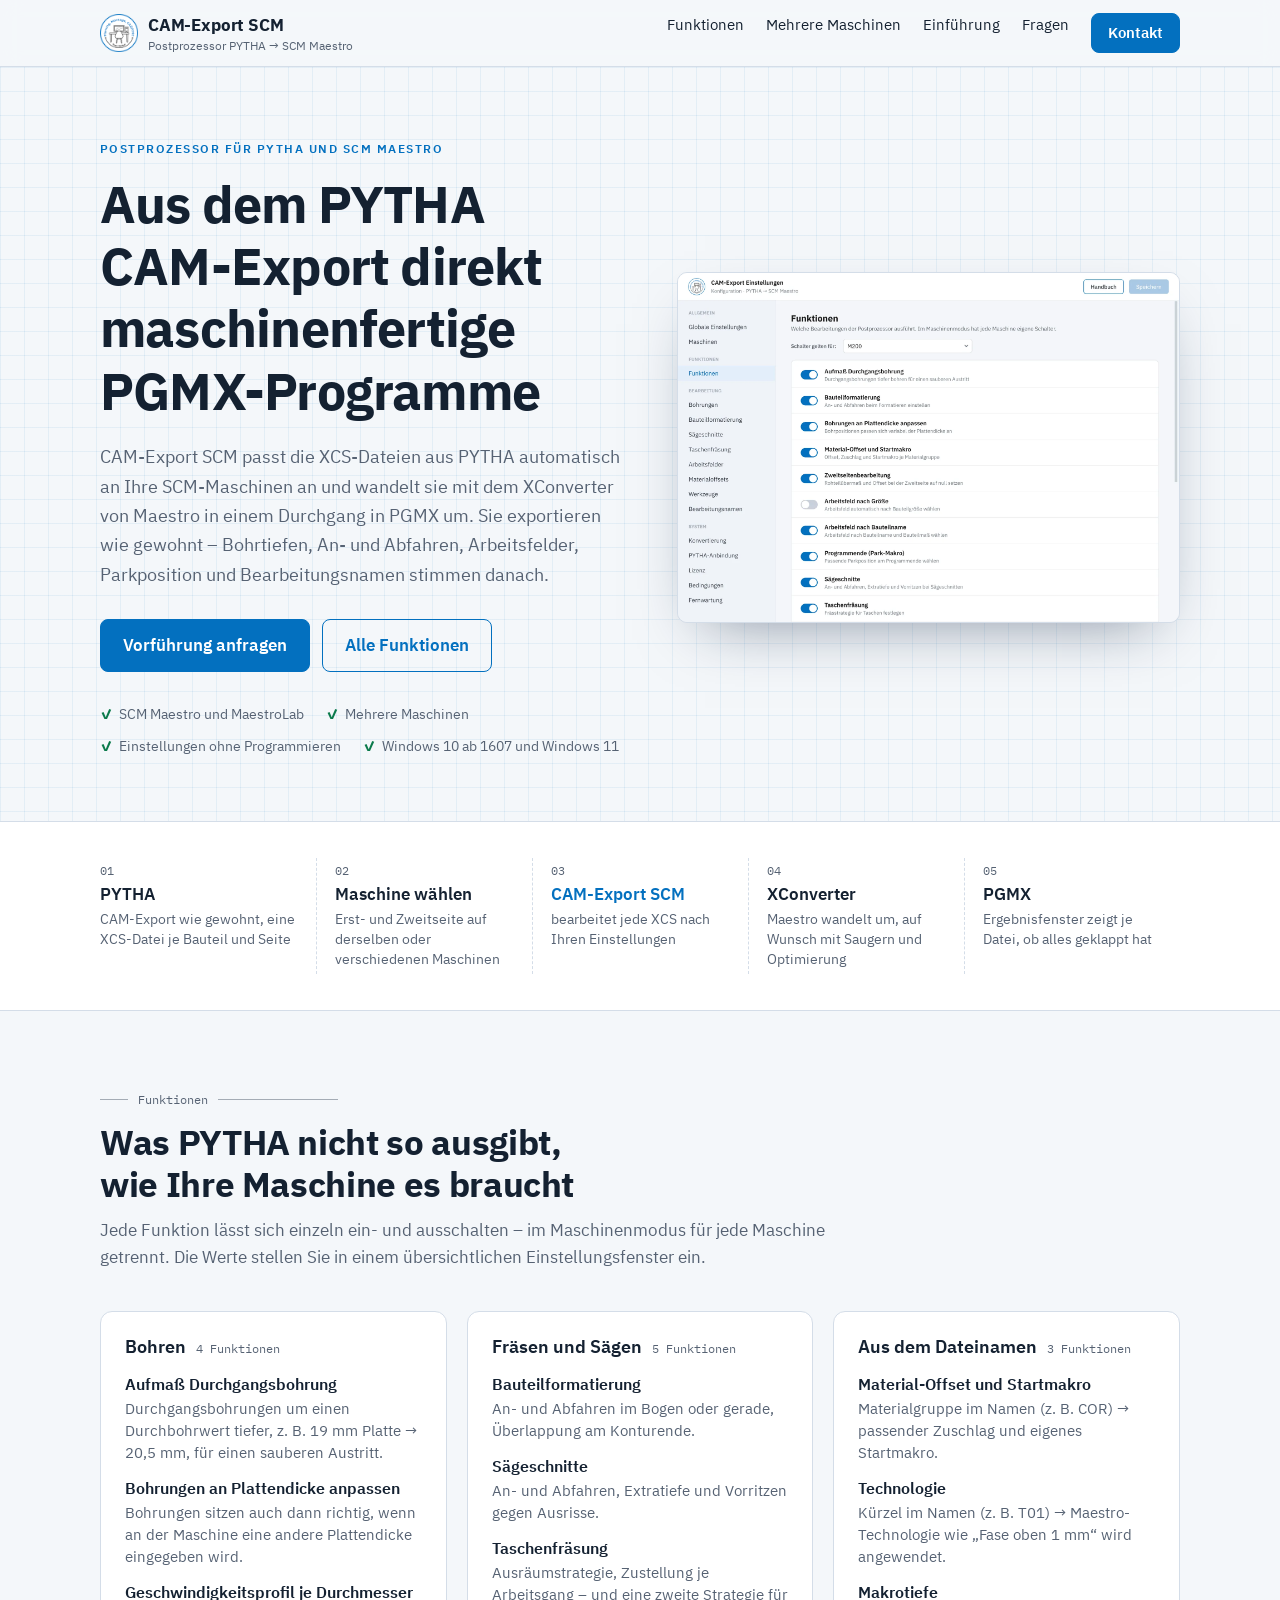
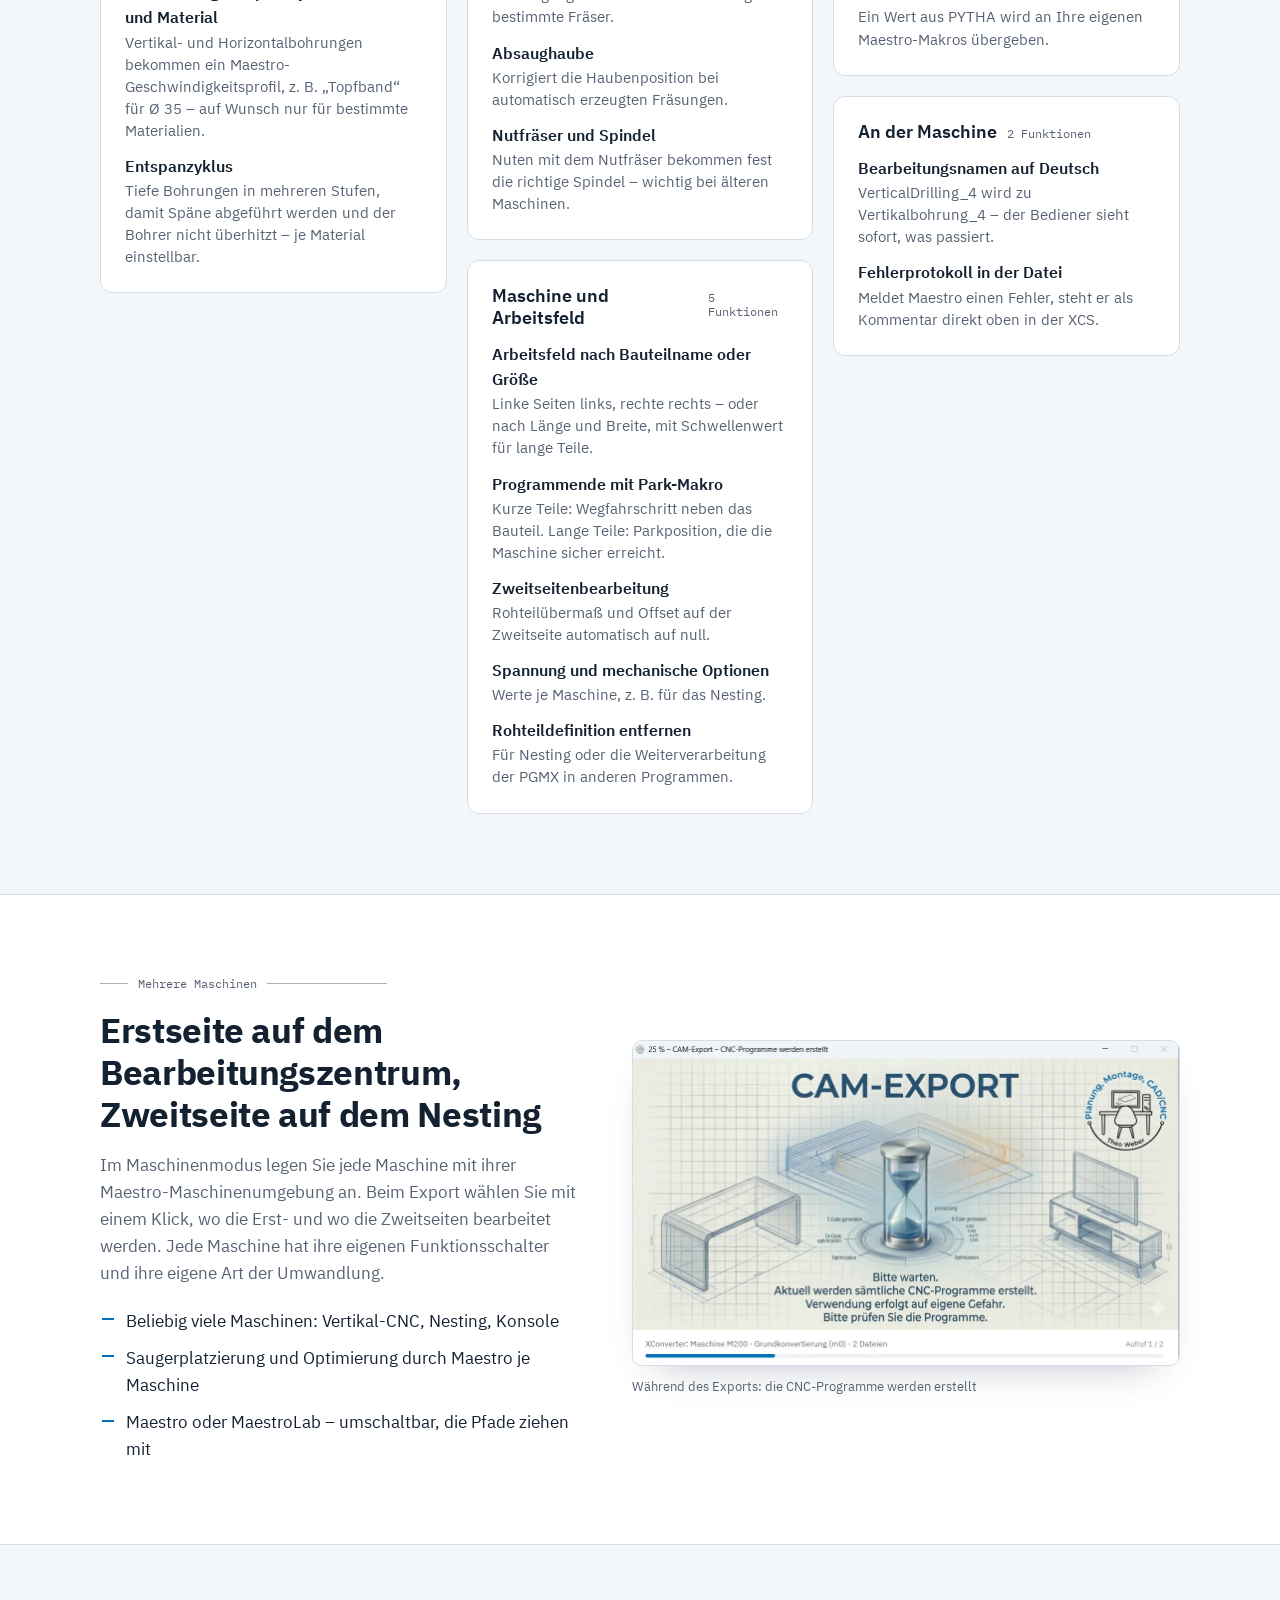
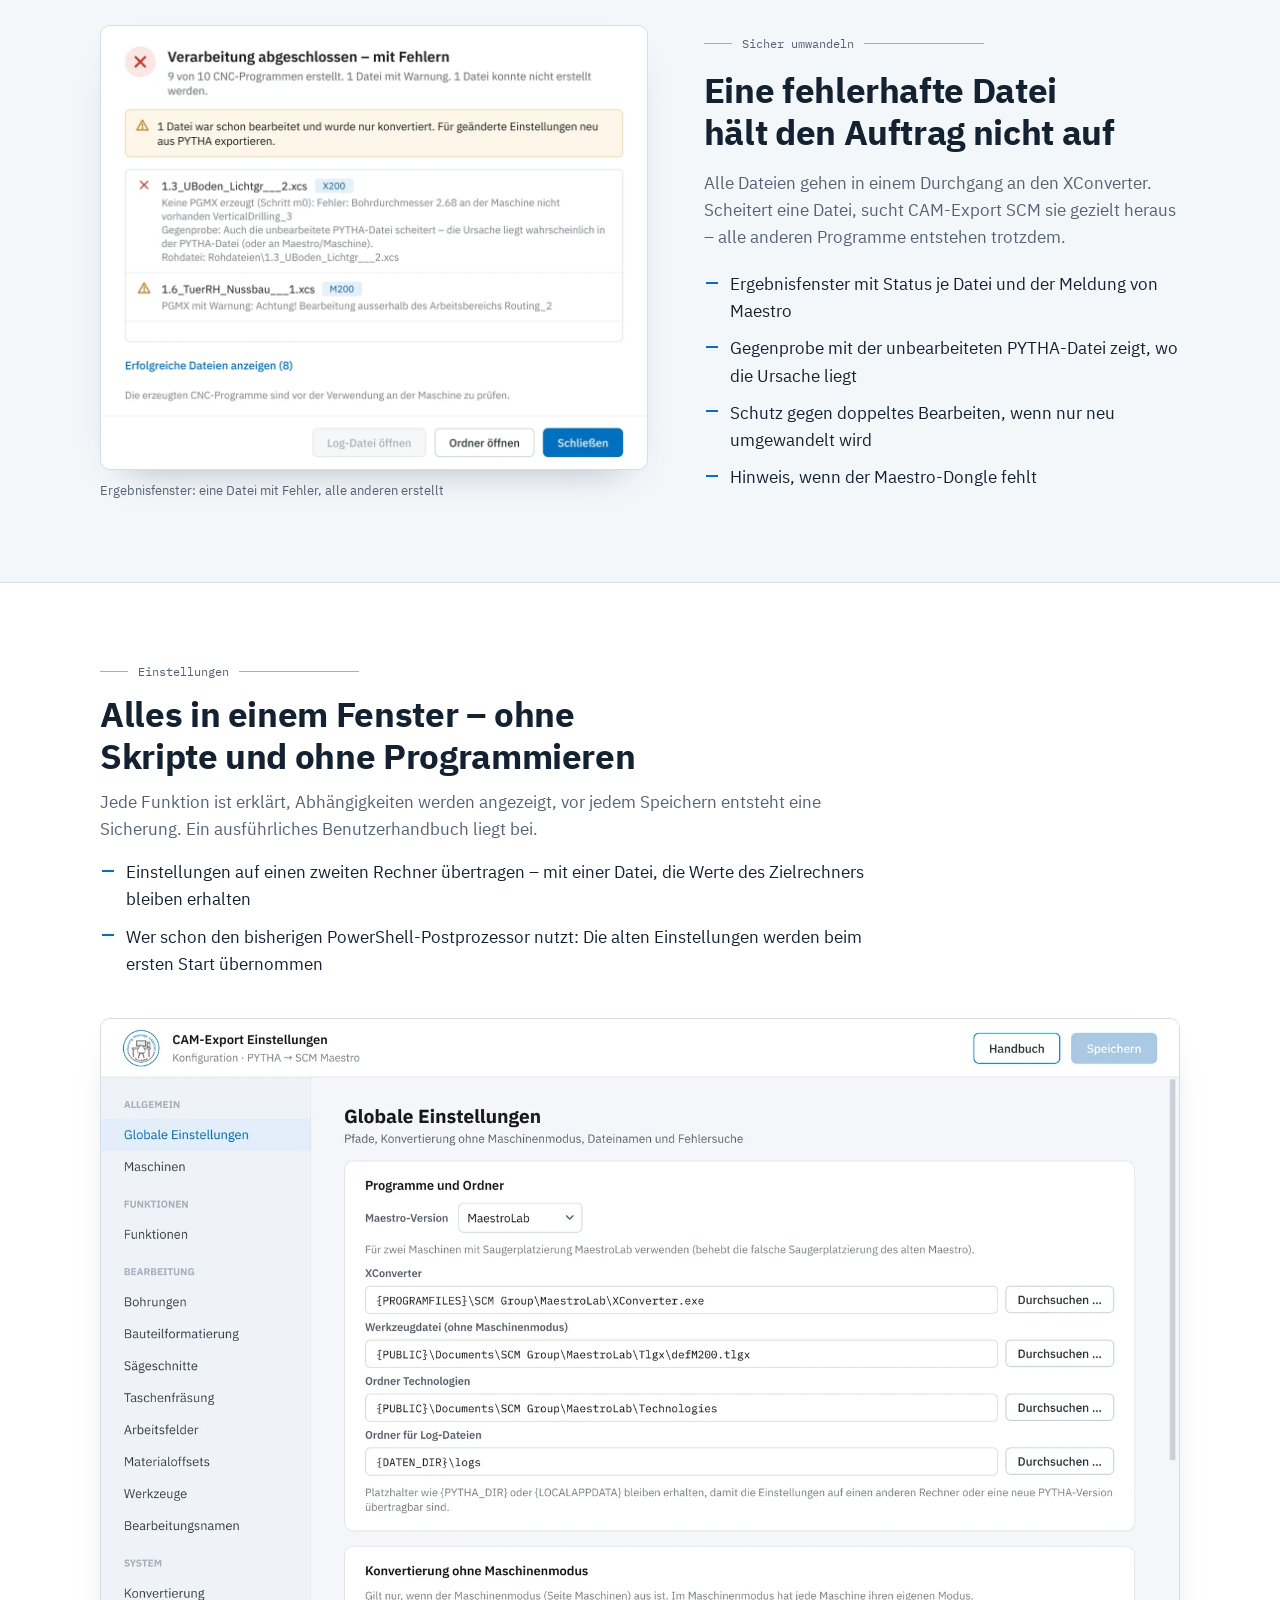
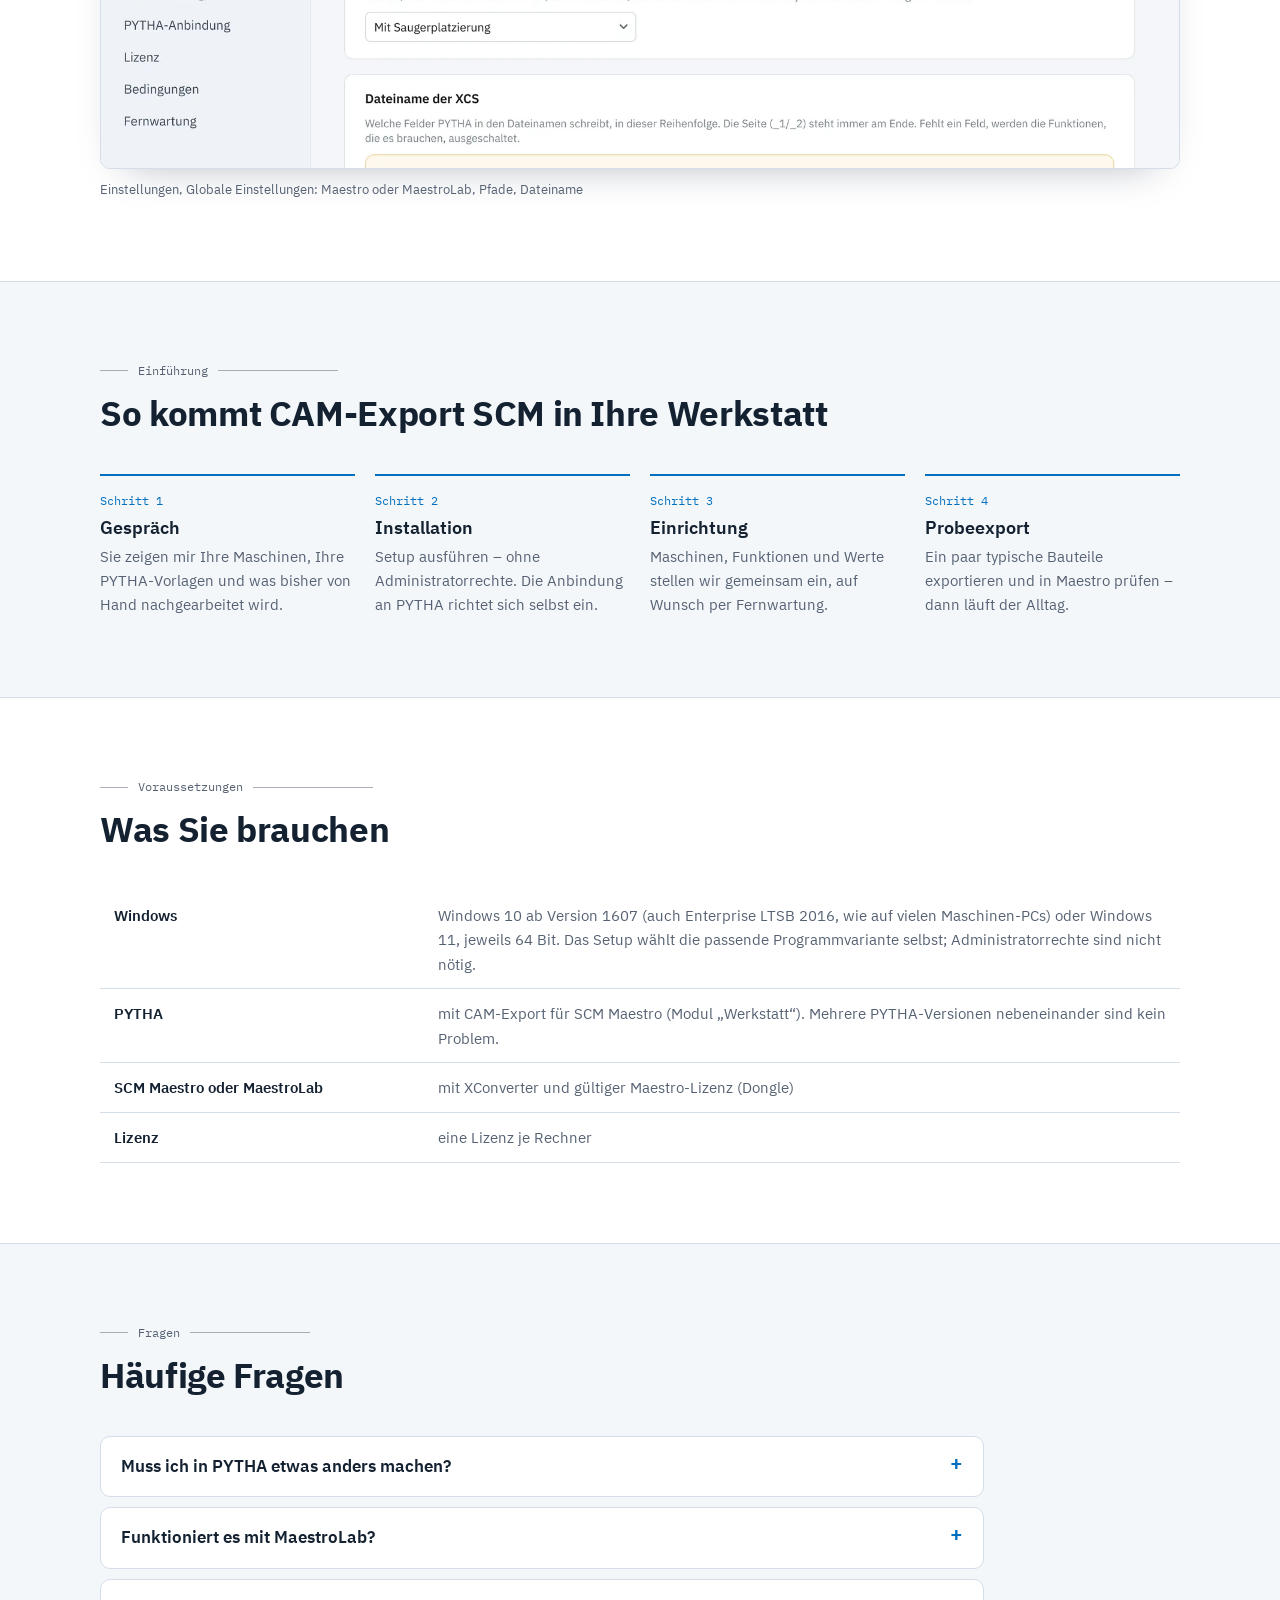
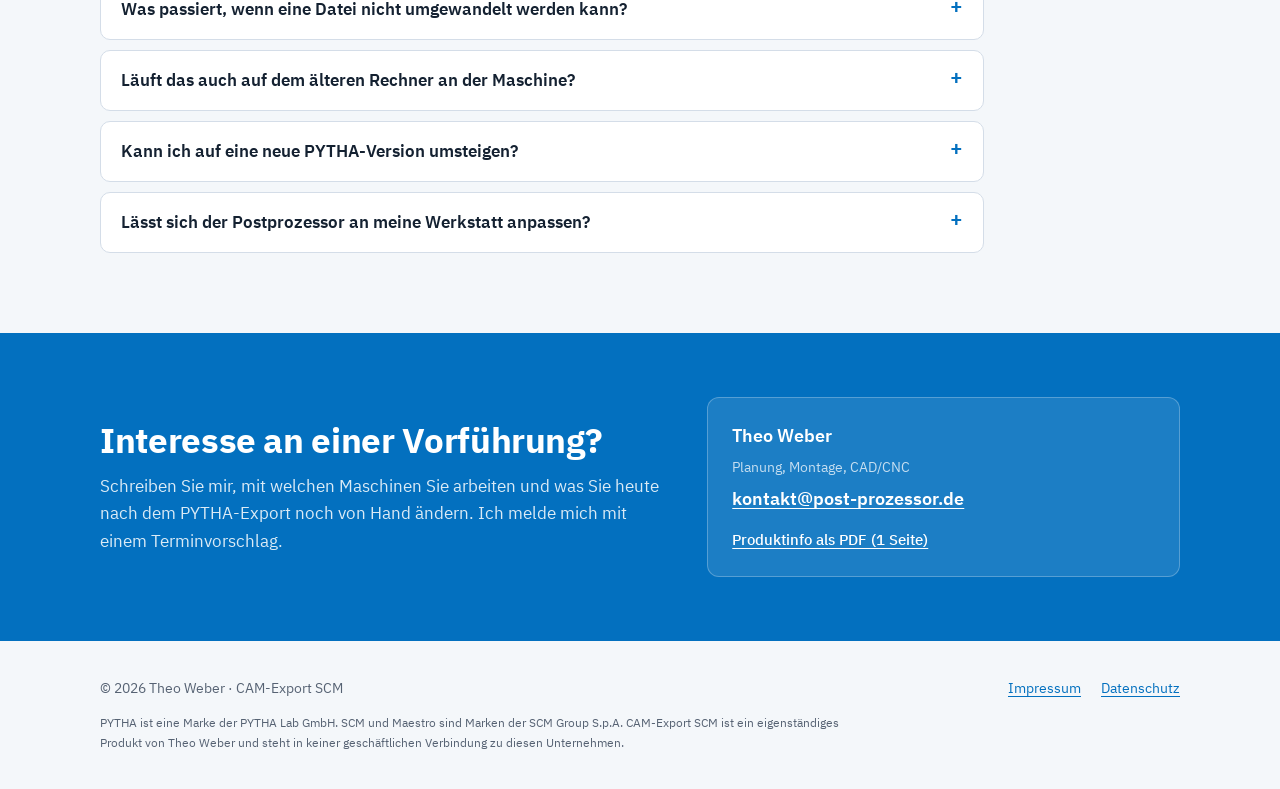
<file: index.html>
<!doctype html>
<html lang="de">
<head>
<meta charset="utf-8">
<meta name="viewport" content="width=device-width, initial-scale=1">
<title>CAM-Export SCM – Postprozessor für PYTHA und SCM Maestro (XCS → PGMX)</title>
<meta name="description" content="Postprozessor für den PYTHA CAM-Export: passt XCS-Dateien automatisch an SCM-Maschinen an und erzeugt mit dem XConverter von Maestro maschinenfertige PGMX-Programme. Mehrere Maschinen, MaestroLab, Windows 10 ab 1607.">
<link rel="canonical" href="https://post-prozessor.de/">
<link rel="icon" href="img/logo_192.png" type="image/png">
<link rel="stylesheet" href="style.css">
<meta name="theme-color" content="#0370BF">
<meta property="og:title" content="CAM-Export SCM – Postprozessor für PYTHA und SCM Maestro (XCS → PGMX)">
<meta property="og:description" content="Postprozessor für den PYTHA CAM-Export: passt XCS-Dateien automatisch an SCM-Maschinen an und erzeugt mit dem XConverter von Maestro maschinenfertige PGMX-Programme. Mehrere Maschinen, MaestroLab, Windows 10 ab 1607.">
<meta property="og:type" content="website">
<meta property="og:url" content="https://post-prozessor.de/">
<meta property="og:image" content="https://post-prozessor.de/img/e_funktionen.webp">
<script type="application/ld+json">{"@context": "https://schema.org", "@type": "SoftwareApplication", "name": "CAM-Export SCM", "applicationCategory": "BusinessApplication", "operatingSystem": "Windows 10 (ab 1607), Windows 11", "description": "Postprozessor für den PYTHA CAM-Export nach SCM Maestro: XCS-Dateien anpassen und mit dem XConverter in PGMX umwandeln.", "url": "https://post-prozessor.de/", "author": {"@type": "Organization", "name": "Theo Weber – Planung, Montage, CAD/CNC"}, "inLanguage": "de"}</script>
</head>
<body>
<header class="kopf">
  <div class="huelle">
    <a class="marke" href="#start" aria-label="CAM-Export SCM – zur Startseite">
      <img src="img/logo_192.png" alt="" width="38" height="38">
      <div><b>CAM-Export SCM</b><span>Postprozessor PYTHA → SCM Maestro</span></div>
    </a>
    <nav class="navi" aria-label="Hauptnavigation">
      <a href="#funktionen">Funktionen</a>
      <a href="#maschinen">Mehrere Maschinen</a>
      <a href="#einfuehrung">Einführung</a>
      <a href="#fragen">Fragen</a>
      <a class="knopf" href="#kontakt">Kontakt</a>
    </nav>
  </div>
</header>

<main id="start">
  <section class="hero">
    <div class="huelle">
      <div>
        <div class="eyebrow">Postprozessor für PYTHA und SCM Maestro</div>
        <h1>Aus dem PYTHA CAM-Export direkt maschinenfertige PGMX-Programme</h1>
        <p class="lead">CAM-Export SCM passt die XCS-Dateien aus PYTHA automatisch an Ihre SCM-Maschinen an und
          wandelt sie mit dem XConverter von Maestro in einem Durchgang in PGMX um. Sie exportieren wie gewohnt –
          Bohrtiefen, An- und Abfahren, Arbeitsfelder, Parkposition und Bearbeitungsnamen stimmen danach.</p>
        <div class="aktionen">
          <a class="knopf" href="#kontakt">Vorführung anfragen</a>
          <a class="knopf zweit" href="#funktionen">Alle Funktionen</a>
        </div>
        <div class="fakten">
          <span>SCM Maestro und MaestroLab</span>
          <span>Mehrere Maschinen</span>
          <span>Einstellungen ohne Programmieren</span>
          <span>Windows 10 ab 1607 und Windows 11</span>
        </div>
      </div>

      <figure class="bild hero-bild">
        <img src="img/e_funktionen.webp" width="1800" height="1251"
             alt="Einstellungsfenster von CAM-Export SCM, Seite Funktionen mit Schaltern je Maschine">
      </figure>
    </div>
  </section>

  <section class="ablauf" aria-label="Ablauf">
    <div class="huelle">
      <ol class="kette">
        <li><div class="nr">01</div><div class="was">PYTHA</div><div class="wie">CAM-Export wie gewohnt, eine XCS-Datei je Bauteil und Seite</div></li>
        <li><div class="nr">02</div><div class="was">Maschine wählen</div><div class="wie">Erst- und Zweitseite auf derselben oder verschiedenen Maschinen</div></li>
        <li class="hier"><div class="nr">03</div><div class="was">CAM-Export SCM</div><div class="wie">bearbeitet jede XCS nach Ihren Einstellungen</div></li>
        <li><div class="nr">04</div><div class="was">XConverter</div><div class="wie">Maestro wandelt um, auf Wunsch mit Saugern und Optimierung</div></li>
        <li><div class="nr">05</div><div class="was">PGMX</div><div class="wie">Ergebnisfenster zeigt je Datei, ob alles geklappt hat</div></li>
      </ol>
    </div>
  </section>

  <section class="abschnitt" id="funktionen">
    <div class="huelle">
      <div class="kopfzeile">
        <div class="mass">Funktionen</div>
        <h2>Was PYTHA nicht so ausgibt, wie Ihre Maschine es braucht</h2>
        <p>Jede Funktion lässt sich einzeln ein- und ausschalten – im Maschinenmodus für jede Maschine getrennt. Die
          Werte stellen Sie in einem übersichtlichen Einstellungsfenster ein.</p>
      </div>
      <div class="gruppen">
        <article class="gruppe">
          <h3>Bohren <small>4 Funktionen</small></h3>
          <ul>
            <li><b>Aufmaß Durchgangsbohrung</b><span>Durchgangsbohrungen um einen Durchbohrwert tiefer, z. B. 19 mm Platte → 20,5 mm, für einen sauberen Austritt.</span></li>
            <li><b>Bohrungen an Plattendicke anpassen</b><span>Bohrungen sitzen auch dann richtig, wenn an der Maschine eine andere Plattendicke eingegeben wird.</span></li>
            <li><b>Geschwindigkeitsprofil je Durchmesser und Material</b><span>Vertikal- und Horizontalbohrungen bekommen ein Maestro-Geschwindigkeitsprofil, z. B. „Topfband“ für Ø 35 – auf Wunsch nur für bestimmte Materialien.</span></li>
            <li><b>Entspanzyklus</b><span>Tiefe Bohrungen in mehreren Stufen, damit Späne abgeführt werden und der Bohrer nicht überhitzt – je Material einstellbar.</span></li>
          </ul>
        </article>
        <article class="gruppe">
          <h3>Fräsen und Sägen <small>5 Funktionen</small></h3>
          <ul>
            <li><b>Bauteilformatierung</b><span>An- und Abfahren im Bogen oder gerade, Überlappung am Konturende.</span></li>
            <li><b>Sägeschnitte</b><span>An- und Abfahren, Extratiefe und Vorritzen gegen Ausrisse.</span></li>
            <li><b>Taschenfräsung</b><span>Ausräumstrategie, Zustellung je Arbeitsgang – und eine zweite Strategie für bestimmte Fräser.</span></li>
            <li><b>Absaughaube</b><span>Korrigiert die Haubenposition bei automatisch erzeugten Fräsungen.</span></li>
            <li><b>Nutfräser und Spindel</b><span>Nuten mit dem Nutfräser bekommen fest die richtige Spindel – wichtig bei älteren Maschinen.</span></li>
          </ul>
        </article>
        <article class="gruppe">
          <h3>Maschine und Arbeitsfeld <small>5 Funktionen</small></h3>
          <ul>
            <li><b>Arbeitsfeld nach Bauteilname oder Größe</b><span>Linke Seiten links, rechte rechts – oder nach Länge und Breite, mit Schwellenwert für lange Teile.</span></li>
            <li><b>Programmende mit Park-Makro</b><span>Kurze Teile: Wegfahrschritt neben das Bauteil. Lange Teile: Parkposition, die die Maschine sicher erreicht.</span></li>
            <li><b>Zweitseitenbearbeitung</b><span>Rohteilübermaß und Offset auf der Zweitseite automatisch auf null.</span></li>
            <li><b>Spannung und mechanische Optionen</b><span>Werte je Maschine, z. B. für das Nesting.</span></li>
            <li><b>Rohteildefinition entfernen</b><span>Für Nesting oder die Weiterverarbeitung der PGMX in anderen Programmen.</span></li>
          </ul>
        </article>
        <article class="gruppe">
          <h3>Aus dem Dateinamen <small>3 Funktionen</small></h3>
          <ul>
            <li><b>Material-Offset und Startmakro</b><span>Materialgruppe im Namen (z. B. COR) → passender Zuschlag und eigenes Startmakro.</span></li>
            <li><b>Technologie</b><span>Kürzel im Namen (z. B. T01) → Maestro-Technologie wie „Fase oben 1 mm“ wird angewendet.</span></li>
            <li><b>Makrotiefe</b><span>Ein Wert aus PYTHA wird an Ihre eigenen Maestro-Makros übergeben.</span></li>
          </ul>
        </article>
        <article class="gruppe">
          <h3>An der Maschine <small>2 Funktionen</small></h3>
          <ul>
            <li><b>Bearbeitungsnamen auf Deutsch</b><span>VerticalDrilling_4 wird zu Vertikalbohrung_4 – der Bediener sieht sofort, was passiert.</span></li>
            <li><b>Fehlerprotokoll in der Datei</b><span>Meldet Maestro einen Fehler, steht er als Kommentar direkt oben in der XCS.</span></li>
          </ul>
        </article>
      </div>
    </div>
  </section>

  <section class="abschnitt weiss" id="maschinen">
    <div class="huelle zweispaltig">
      <div class="text">
        <div class="mass">Mehrere Maschinen</div>
        <h2>Erstseite auf dem Bearbeitungszentrum, Zweitseite auf dem Nesting</h2>
        <p>Im Maschinenmodus legen Sie jede Maschine mit ihrer Maestro-Maschinenumgebung an. Beim Export wählen Sie
          mit einem Klick, wo die Erst- und wo die Zweitseiten bearbeitet werden. Jede Maschine hat ihre eigenen
          Funktionsschalter und ihre eigene Art der Umwandlung.</p>
        <ul class="punkte">
          <li>Beliebig viele Maschinen: Vertikal-CNC, Nesting, Konsole</li>
          <li>Saugerplatzierung und Optimierung durch Maestro je Maschine</li>
          <li>Maestro oder MaestroLab – umschaltbar, die Pfade ziehen mit</li>
        </ul>
      </div>
      <figure class="bild">
        <img src="img/t_verarbeitung.webp" width="1096" height="650" loading="lazy"
             alt="Verarbeitungsfenster von CAM-Export SCM während die CNC-Programme erstellt werden">
        <figcaption>Während des Exports: die CNC-Programme werden erstellt</figcaption>
      </figure>
    </div>
  </section>

  <section class="abschnitt" id="sicherheit">
    <div class="huelle zweispaltig umgekehrt">
      <div class="text">
        <div class="mass">Sicher umwandeln</div>
        <h2>Eine fehlerhafte Datei hält den Auftrag nicht auf</h2>
        <p>Alle Dateien gehen in einem Durchgang an den XConverter. Scheitert eine Datei, sucht CAM-Export SCM sie
          gezielt heraus – alle anderen Programme entstehen trotzdem.</p>
        <ul class="punkte">
          <li>Ergebnisfenster mit Status je Datei und der Meldung von Maestro</li>
          <li>Gegenprobe mit der unbearbeiteten PYTHA-Datei zeigt, wo die Ursache liegt</li>
          <li>Schutz gegen doppeltes Bearbeiten, wenn nur neu umgewandelt wird</li>
          <li>Hinweis, wenn der Maestro-Dongle fehlt</li>
        </ul>
      </div>
      <figure class="bild"><img src="img/d_ergebnis_fehler.webp" width="1100" height="894" loading="lazy" alt="Ergebnisfenster: 9 von 10 CNC-Programmen erstellt, eine Datei mit Fehler und Meldung von Maestro"><figcaption>Ergebnisfenster: eine Datei mit Fehler, alle anderen erstellt</figcaption></figure>
    </div>
  </section>

  <section class="abschnitt weiss" id="einstellungen">
    <div class="huelle">
      <div class="kopfzeile">
        <div class="mass">Einstellungen</div>
        <h2>Alles in einem Fenster – ohne Skripte und ohne Programmieren</h2>
        <p>Jede Funktion ist erklärt, Abhängigkeiten werden angezeigt, vor jedem Speichern entsteht eine Sicherung.
          Ein ausführliches Benutzerhandbuch liegt bei.</p>
        <ul class="punkte">
          <li>Einstellungen auf einen zweiten Rechner übertragen – mit einer Datei, die Werte des Zielrechners bleiben erhalten</li>
          <li>Wer schon den bisherigen PowerShell-Postprozessor nutzt: Die alten Einstellungen werden beim ersten Start übernommen</li>
        </ul>
      </div>
      <figure class="bild">
        <img src="img/e_allgemein.webp" width="1800" height="1251" loading="lazy"
             alt="Einstellungsfenster, Globale Einstellungen mit Maestro-Version und Programmpfaden">
        <figcaption>Einstellungen, Globale Einstellungen: Maestro oder MaestroLab, Pfade, Dateiname</figcaption>
      </figure>
    </div>
  </section>

  <section class="abschnitt" id="einfuehrung">
    <div class="huelle">
      <div class="kopfzeile">
        <div class="mass">Einführung</div>
        <h2>So kommt CAM-Export SCM in Ihre Werkstatt</h2>
      </div>
      <ol class="schritte">
        <li><h3>Gespräch</h3><p>Sie zeigen mir Ihre Maschinen, Ihre PYTHA-Vorlagen und was bisher von Hand nachgearbeitet wird.</p></li>
        <li><h3>Installation</h3><p>Setup ausführen – ohne Administratorrechte. Die Anbindung an PYTHA richtet sich selbst ein.</p></li>
        <li><h3>Einrichtung</h3><p>Maschinen, Funktionen und Werte stellen wir gemeinsam ein, auf Wunsch per Fernwartung.</p></li>
        <li><h3>Probeexport</h3><p>Ein paar typische Bauteile exportieren und in Maestro prüfen – dann läuft der Alltag.</p></li>
      </ol>
    </div>
  </section>

  <section class="abschnitt weiss" id="voraussetzungen">
    <div class="huelle">
      <div class="kopfzeile">
        <div class="mass">Voraussetzungen</div>
        <h2>Was Sie brauchen</h2>
      </div>
      <div class="tabelle-wrap">
        <table class="vor">
          <tr><th>Windows</th><td>Windows 10 ab Version 1607 (auch Enterprise LTSB 2016, wie auf vielen Maschinen-PCs) oder Windows 11, jeweils 64 Bit. Das Setup wählt die passende Programmvariante selbst; Administratorrechte sind nicht nötig.</td></tr>
          <tr><th>PYTHA</th><td>mit CAM-Export für SCM Maestro (Modul „Werkstatt“). Mehrere PYTHA-Versionen nebeneinander sind kein Problem.</td></tr>
          <tr><th>SCM Maestro oder MaestroLab</th><td>mit XConverter und gültiger Maestro-Lizenz (Dongle)</td></tr>
          <tr><th>Lizenz</th><td>eine Lizenz je Rechner</td></tr>
        </table>
      </div>
    </div>
  </section>

  <section class="abschnitt" id="fragen">
    <div class="huelle">
      <div class="kopfzeile">
        <div class="mass">Fragen</div>
        <h2>Häufige Fragen</h2>
      </div>
      <div class="fragen">
        <details>
          <summary>Muss ich in PYTHA etwas anders machen?</summary>
          <p>Nein. Sie exportieren wie gewohnt. CAM-Export SCM klinkt sich in den CAM-Export ein und startet automatisch.
            Nur wenn Werte aus dem Dateinamen genutzt werden sollen (z. B. Materialgruppe oder Technologie), muss die
            Namensvorlage in PYTHA dazu passen.</p>
        </details>
        <details>
          <summary>Funktioniert es mit MaestroLab?</summary>
          <p>Ja. Sie wählen in den Einstellungen, ob Maestro oder MaestroLab verwendet wird. Bei zwei Maschinen mit
            Saugerplatzierung wird MaestroLab empfohlen.</p>
        </details>
        <details>
          <summary>Was passiert, wenn eine Datei nicht umgewandelt werden kann?</summary>
          <p>Alle anderen Programme entstehen trotzdem. Das Ergebnisfenster zeigt die Meldung von Maestro, und eine
            Gegenprobe mit der unbearbeiteten Datei zeigt, ob die Ursache in PYTHA oder in der Bearbeitung liegt.</p>
        </details>
        <details>
          <summary>Läuft das auch auf dem älteren Rechner an der Maschine?</summary>
          <p>Ja. CAM-Export SCM läuft ab Windows 10 Version 1607 – auch auf Maschinen-PCs, die nicht aktualisiert
            werden dürfen. Das Setup erkennt die Windows-Version und installiert die passende Programmvariante.
            Bedienung und Ergebnisse sind gleich.</p>
        </details>
        <details>
          <summary>Kann ich auf eine neue PYTHA-Version umsteigen?</summary>
          <p>Ja. Die Einstellungen sind unabhängig von der PYTHA-Version. Beim nächsten Öffnen der Einstellungen fragt
            das Programm, ob die neue Version angebunden werden soll.</p>
        </details>
        <details>
          <summary>Lässt sich der Postprozessor an meine Werkstatt anpassen?</summary>
          <p>Ja. Die vorhandenen Funktionen decken die häufigsten Anpassungen ab. Fehlt etwas, sprechen Sie mich an –
            neue Funktionen lassen sich ergänzen.</p>
        </details>
      </div>
    </div>
  </section>

  <section class="kontakt" id="kontakt">
    <div class="huelle">
      <div>
        <h2>Interesse an einer Vorführung?</h2>
        <p>Schreiben Sie mir, mit welchen Maschinen Sie arbeiten und was Sie heute nach dem PYTHA-Export noch von Hand
          ändern. Ich melde mich mit einem Terminvorschlag.</p>
      </div>
      <div class="karte">
        <span class="name">Theo Weber</span>
        <small>Planung, Montage, CAD/CNC</small>
        <a class="mail" data-u="kontakt" data-d="post-prozessor.de" href="#kontakt">kontakt [at] post-prozessor.de</a>
        <a class="pdf" href="CAM-Export-SCM_Produktinfo.pdf" download>Produktinfo als PDF (1 Seite)</a>
      </div>
    </div>
  </section>
</main>


<footer class="fuss">
  <div class="huelle">
    <div class="zeile">
      <span>© 2026 Theo Weber · CAM-Export SCM</span>
      <nav aria-label="Rechtliches"><a href="impressum.html">Impressum</a><a href="datenschutz.html">Datenschutz</a></nav>
    </div>
    <p class="marken">PYTHA ist eine Marke der PYTHA Lab GmbH. SCM und Maestro sind Marken der SCM Group S.p.A.
      CAM-Export SCM ist ein eigenständiges Produkt von Theo Weber und steht in keiner geschäftlichen Verbindung zu
      diesen Unternehmen.</p>
  </div>
</footer>
<script>for(const a of document.querySelectorAll("a.mail")){const m=a.dataset.u+"@"+a.dataset.d;a.href="mailto:"+m;a.textContent=m;}</script>
</body>
</html>
</file>
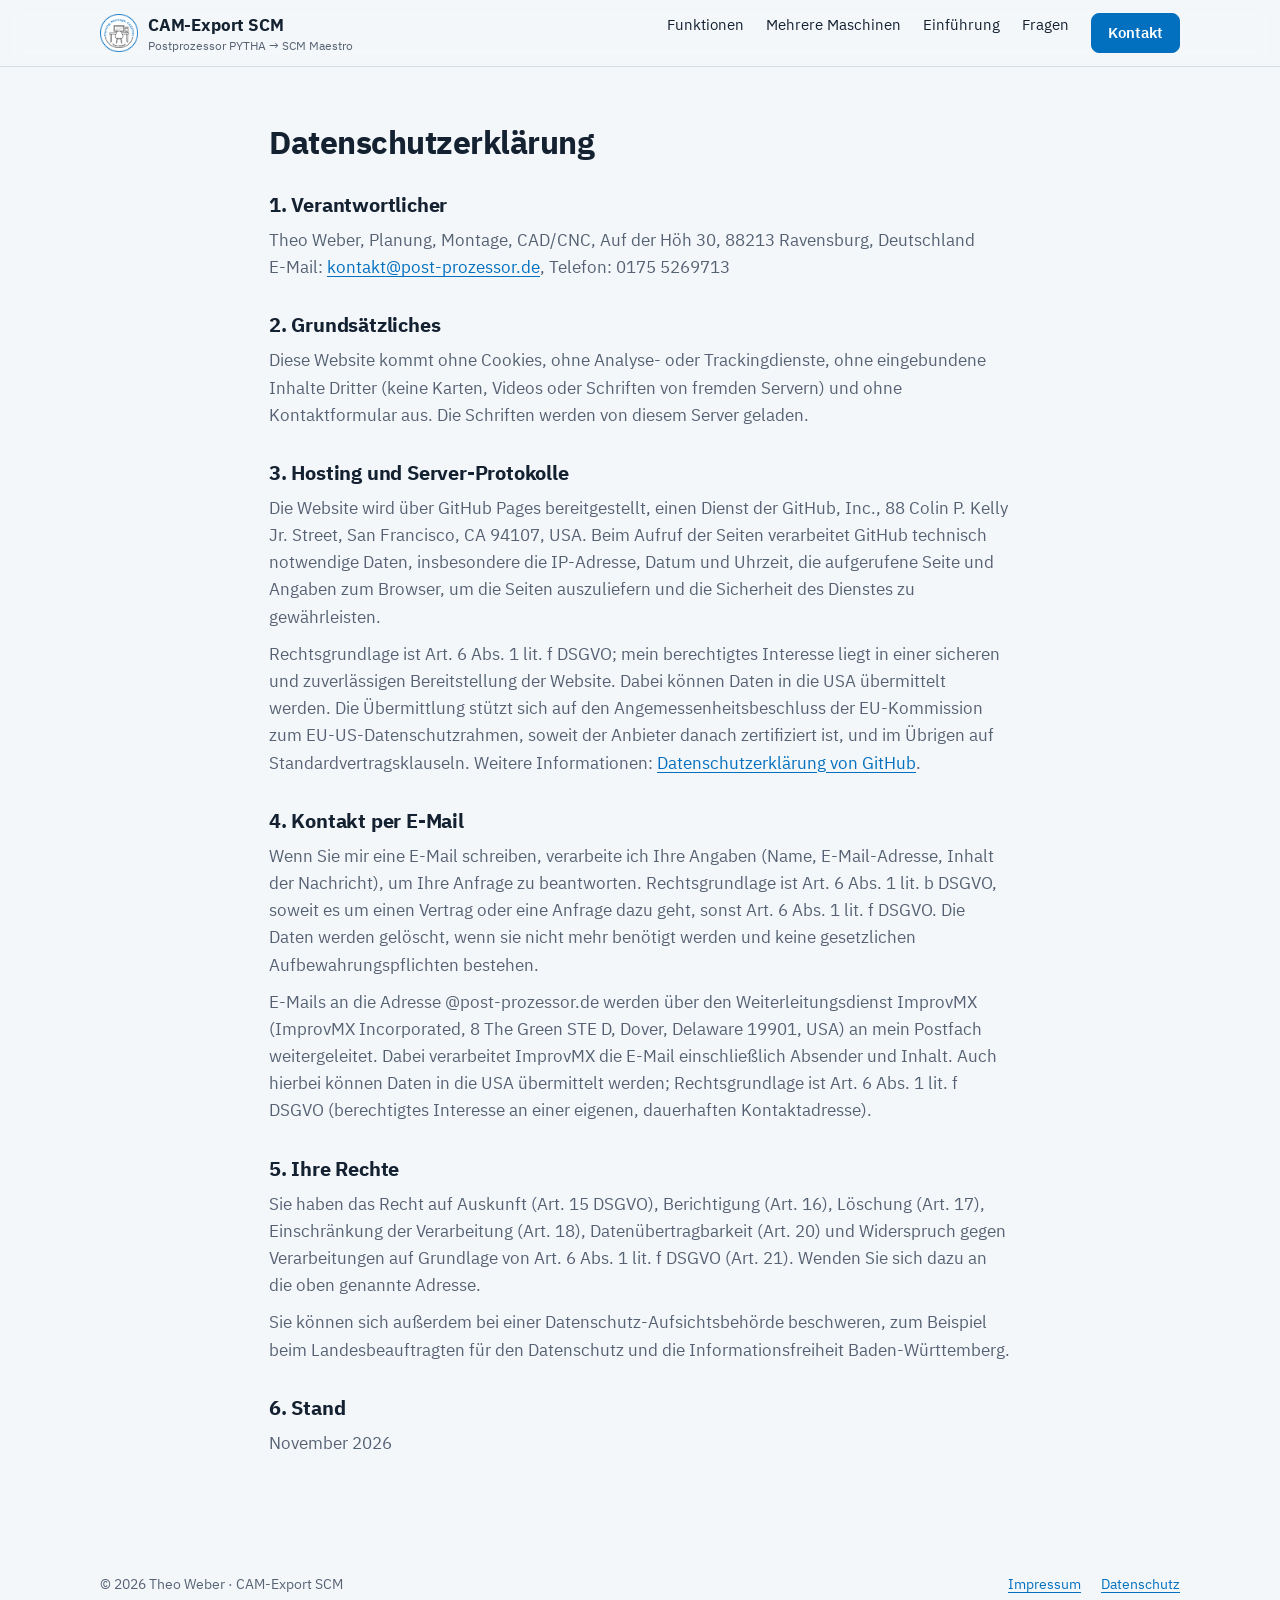
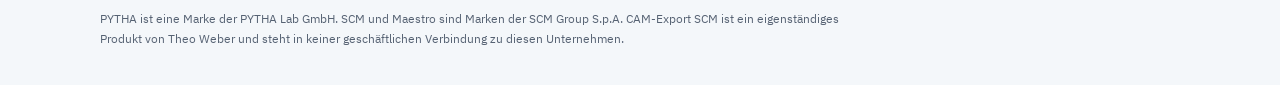
<file: datenschutz.html>
<!doctype html>
<html lang="de">
<head>
<meta charset="utf-8">
<meta name="viewport" content="width=device-width, initial-scale=1">
<title>Datenschutzerklärung – CAM-Export SCM</title>
<meta name="description" content="Datenschutzerklärung von post-prozessor.de">
<link rel="canonical" href="https://post-prozessor.de/datenschutz.html">
<link rel="icon" href="img/logo_192.png" type="image/png">
<link rel="stylesheet" href="style.css">
<meta name="theme-color" content="#0370BF">
<meta name="robots" content="noindex">
</head>
<body>
<header class="kopf">
  <div class="huelle">
    <a class="marke" href="index.html" aria-label="CAM-Export SCM – zur Startseite">
      <img src="img/logo_192.png" alt="" width="38" height="38">
      <div><b>CAM-Export SCM</b><span>Postprozessor PYTHA → SCM Maestro</span></div>
    </a>
    <nav class="navi" aria-label="Hauptnavigation">
      <a href="index.html#funktionen">Funktionen</a>
      <a href="index.html#maschinen">Mehrere Maschinen</a>
      <a href="index.html#einfuehrung">Einführung</a>
      <a href="index.html#fragen">Fragen</a>
      <a class="knopf" href="index.html#kontakt">Kontakt</a>
    </nav>
  </div>
</header>

<main class="huelle recht" id="start">
  <h1>Datenschutzerklärung</h1>

  <h2>1. Verantwortlicher</h2>
  <p>Theo Weber, Planung, Montage, CAD/CNC, Auf der Höh 30, 88213 Ravensburg, Deutschland<br>
    E-Mail: <a class="mail" data-u="kontakt" data-d="post-prozessor.de" href="index.html#kontakt">kontakt [at] post-prozessor.de</a>,
    Telefon: 0175 5269713</p>

  <h2>2. Grundsätzliches</h2>
  <p>Diese Website kommt ohne Cookies, ohne Analyse- oder Trackingdienste, ohne eingebundene Inhalte Dritter
    (keine Karten, Videos oder Schriften von fremden Servern) und ohne Kontaktformular aus. Die Schriften
    werden von diesem Server geladen.</p>

  <h2>3. Hosting und Server-Protokolle</h2>
  <p>Die Website wird über GitHub Pages bereitgestellt, einen Dienst der GitHub, Inc., 88 Colin P. Kelly Jr.
    Street, San Francisco, CA 94107, USA. Beim Aufruf der Seiten verarbeitet GitHub technisch notwendige Daten,
    insbesondere die IP-Adresse, Datum und Uhrzeit, die aufgerufene Seite und Angaben zum Browser, um die Seiten
    auszuliefern und die Sicherheit des Dienstes zu gewährleisten.</p>
  <p>Rechtsgrundlage ist Art. 6 Abs. 1 lit. f DSGVO; mein berechtigtes Interesse liegt in einer sicheren und
    zuverlässigen Bereitstellung der Website. Dabei können Daten in die USA übermittelt werden. Die Übermittlung
    stützt sich auf den Angemessenheitsbeschluss der EU-Kommission zum EU-US-Datenschutzrahmen, soweit der
    Anbieter danach zertifiziert ist, und im Übrigen auf Standardvertragsklauseln. Weitere Informationen:
    <a href="https://docs.github.com/de/site-policy/privacy-policies/github-general-privacy-statement" rel="noopener">Datenschutzerklärung von GitHub</a>.</p>

  <h2>4. Kontakt per E-Mail</h2>
  <p>Wenn Sie mir eine E-Mail schreiben, verarbeite ich Ihre Angaben (Name, E-Mail-Adresse, Inhalt der
    Nachricht), um Ihre Anfrage zu beantworten. Rechtsgrundlage ist Art. 6 Abs. 1 lit. b DSGVO, soweit es um einen
    Vertrag oder eine Anfrage dazu geht, sonst Art. 6 Abs. 1 lit. f DSGVO. Die Daten werden gelöscht, wenn sie
    nicht mehr benötigt werden und keine gesetzlichen Aufbewahrungspflichten bestehen.</p>
  <p>E-Mails an die Adresse @post-prozessor.de werden über den Weiterleitungsdienst ImprovMX (ImprovMX
    Incorporated, 8 The Green STE D, Dover, Delaware 19901, USA) an mein Postfach weitergeleitet. Dabei
    verarbeitet ImprovMX die E-Mail einschließlich Absender und Inhalt. Auch hierbei können Daten in die USA
    übermittelt werden; Rechtsgrundlage ist Art. 6 Abs. 1 lit. f DSGVO (berechtigtes Interesse an einer
    eigenen, dauerhaften Kontaktadresse).</p>

  <h2>5. Ihre Rechte</h2>
  <p>Sie haben das Recht auf Auskunft (Art. 15 DSGVO), Berichtigung (Art. 16), Löschung (Art. 17), Einschränkung
    der Verarbeitung (Art. 18), Datenübertragbarkeit (Art. 20) und Widerspruch gegen Verarbeitungen auf Grundlage
    von Art. 6 Abs. 1 lit. f DSGVO (Art. 21). Wenden Sie sich dazu an die oben genannte Adresse.</p>
  <p>Sie können sich außerdem bei einer Datenschutz-Aufsichtsbehörde beschweren, zum Beispiel beim
    Landesbeauftragten für den Datenschutz und die Informationsfreiheit Baden-Württemberg.</p>

  <h2>6. Stand</h2>
  <p>November 2026</p>
</main>

<footer class="fuss">
  <div class="huelle">
    <div class="zeile">
      <span>© 2026 Theo Weber · CAM-Export SCM</span>
      <nav aria-label="Rechtliches"><a href="impressum.html">Impressum</a><a href="datenschutz.html">Datenschutz</a></nav>
    </div>
    <p class="marken">PYTHA ist eine Marke der PYTHA Lab GmbH. SCM und Maestro sind Marken der SCM Group S.p.A.
      CAM-Export SCM ist ein eigenständiges Produkt von Theo Weber und steht in keiner geschäftlichen Verbindung zu
      diesen Unternehmen.</p>
  </div>
</footer>
<script>for(const a of document.querySelectorAll("a.mail")){const m=a.dataset.u+"@"+a.dataset.d;a.href="mailto:"+m;a.textContent=m;}</script>
</body>
</html>
</file>
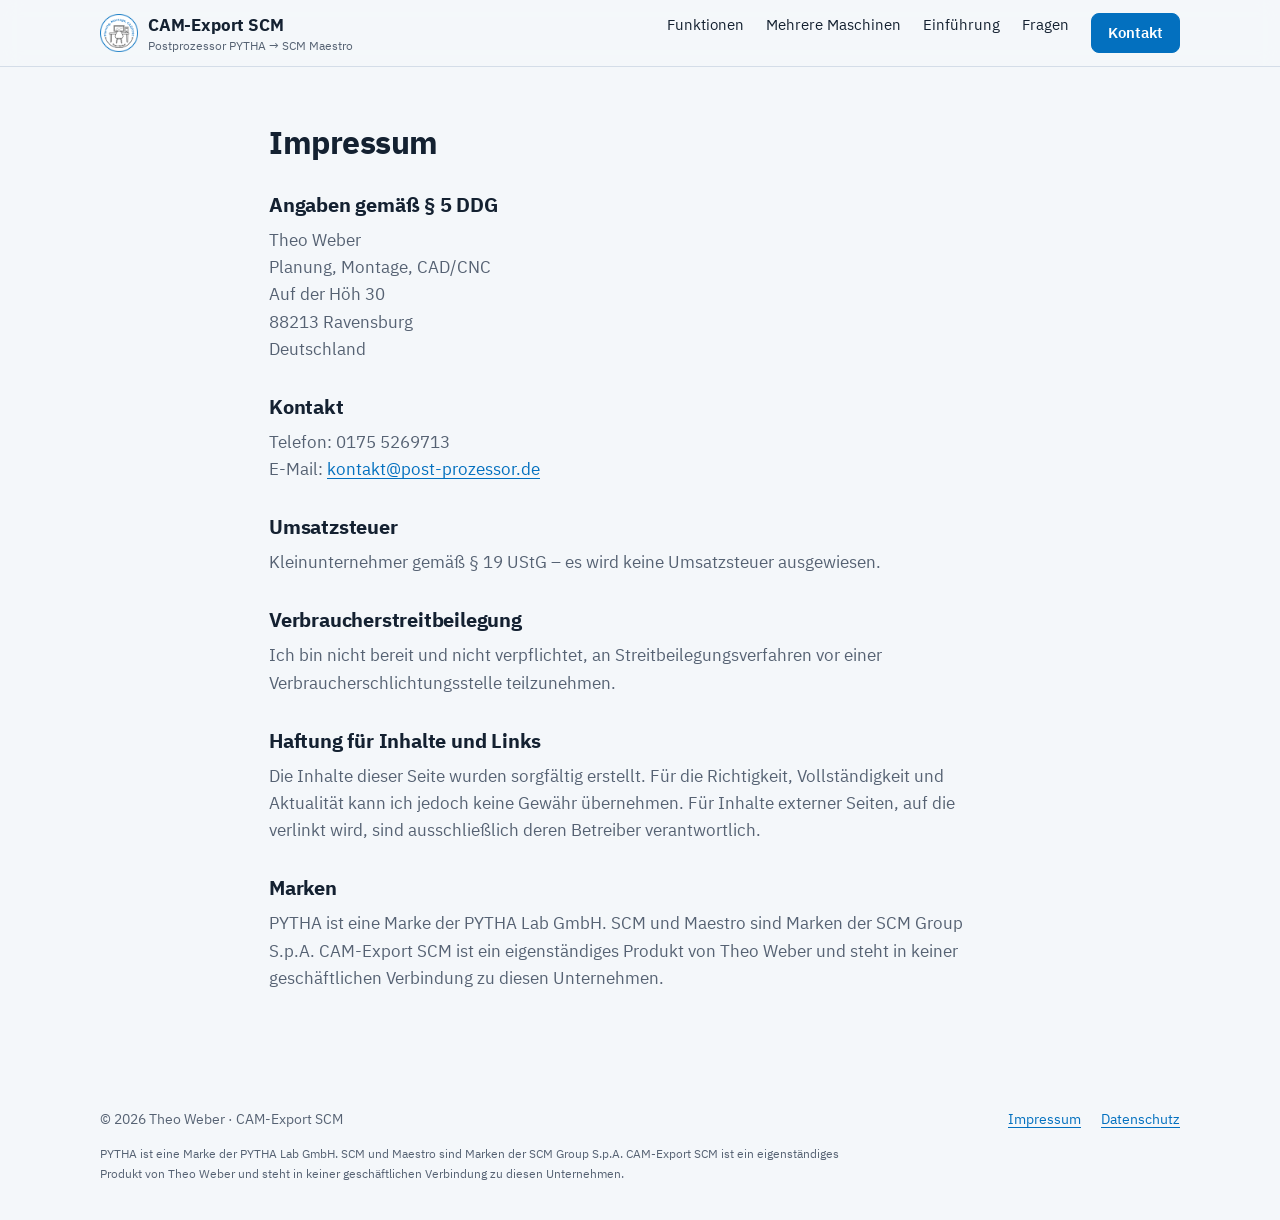
<file: impressum.html>
<!doctype html>
<html lang="de">
<head>
<meta charset="utf-8">
<meta name="viewport" content="width=device-width, initial-scale=1">
<title>Impressum – CAM-Export SCM</title>
<meta name="description" content="Impressum von post-prozessor.de">
<link rel="canonical" href="https://post-prozessor.de/impressum.html">
<link rel="icon" href="img/logo_192.png" type="image/png">
<link rel="stylesheet" href="style.css">
<meta name="theme-color" content="#0370BF">
<meta name="robots" content="noindex">
</head>
<body>
<header class="kopf">
  <div class="huelle">
    <a class="marke" href="index.html" aria-label="CAM-Export SCM – zur Startseite">
      <img src="img/logo_192.png" alt="" width="38" height="38">
      <div><b>CAM-Export SCM</b><span>Postprozessor PYTHA → SCM Maestro</span></div>
    </a>
    <nav class="navi" aria-label="Hauptnavigation">
      <a href="index.html#funktionen">Funktionen</a>
      <a href="index.html#maschinen">Mehrere Maschinen</a>
      <a href="index.html#einfuehrung">Einführung</a>
      <a href="index.html#fragen">Fragen</a>
      <a class="knopf" href="index.html#kontakt">Kontakt</a>
    </nav>
  </div>
</header>

<main class="huelle recht" id="start">
  <h1>Impressum</h1>

  <h2>Angaben gemäß § 5 DDG</h2>
  <p>Theo Weber<br>
    Planung, Montage, CAD/CNC<br>
    Auf der Höh 30<br>
    88213 Ravensburg<br>
    Deutschland</p>

  <h2>Kontakt</h2>
  <p>Telefon: 0175 5269713<br>
    E-Mail: <a class="mail" data-u="kontakt" data-d="post-prozessor.de" href="index.html#kontakt">kontakt [at] post-prozessor.de</a></p>

  <h2>Umsatzsteuer</h2>
  <p>Kleinunternehmer gemäß § 19 UStG – es wird keine Umsatzsteuer ausgewiesen.</p>

  <h2>Verbraucherstreitbeilegung</h2>
  <p>Ich bin nicht bereit und nicht verpflichtet, an Streitbeilegungsverfahren vor einer
    Verbraucherschlichtungsstelle teilzunehmen.</p>

  <h2>Haftung für Inhalte und Links</h2>
  <p>Die Inhalte dieser Seite wurden sorgfältig erstellt. Für die Richtigkeit, Vollständigkeit und Aktualität
    kann ich jedoch keine Gewähr übernehmen. Für Inhalte externer Seiten, auf die verlinkt wird, sind
    ausschließlich deren Betreiber verantwortlich.</p>

  <h2>Marken</h2>
  <p>PYTHA ist eine Marke der PYTHA Lab GmbH. SCM und Maestro sind Marken der SCM Group S.p.A. CAM-Export SCM
    ist ein eigenständiges Produkt von Theo Weber und steht in keiner geschäftlichen Verbindung zu diesen
    Unternehmen.</p>
</main>

<footer class="fuss">
  <div class="huelle">
    <div class="zeile">
      <span>© 2026 Theo Weber · CAM-Export SCM</span>
      <nav aria-label="Rechtliches"><a href="impressum.html">Impressum</a><a href="datenschutz.html">Datenschutz</a></nav>
    </div>
    <p class="marken">PYTHA ist eine Marke der PYTHA Lab GmbH. SCM und Maestro sind Marken der SCM Group S.p.A.
      CAM-Export SCM ist ein eigenständiges Produkt von Theo Weber und steht in keiner geschäftlichen Verbindung zu
      diesen Unternehmen.</p>
  </div>
</footer>
<script>for(const a of document.querySelectorAll("a.mail")){const m=a.dataset.u+"@"+a.dataset.d;a.href="mailto:"+m;a.textContent=m;}</script>
</body>
</html>
</file>
<file: style.css>
@font-face { font-family: "IBM Plex Sans"; font-weight: 400; font-style: normal; font-display: swap; src: url("fonts/IBMPlexSans-Regular.woff2") format("woff2"); }
@font-face { font-family: "IBM Plex Sans"; font-weight: 500; font-style: normal; font-display: swap; src: url("fonts/IBMPlexSans-Medium.woff2") format("woff2"); }
@font-face { font-family: "IBM Plex Sans"; font-weight: 600; font-style: normal; font-display: swap; src: url("fonts/IBMPlexSans-SemiBold.woff2") format("woff2"); }
@font-face { font-family: "IBM Plex Sans"; font-weight: 700; font-style: normal; font-display: swap; src: url("fonts/IBMPlexSans-Bold.woff2") format("woff2"); }
@font-face { font-family: "IBM Plex Mono"; font-weight: 400; font-style: normal; font-display: swap; src: url("fonts/IBMPlexMono-Regular.woff2") format("woff2"); }
/* Layout: technisches Zeichenblatt – Raster nur im Kopf, sonst ruhige Flächen; Maßlinie als einziges Ornament. */
:root {
  --papier: #F4F7FA;
  --flaeche: #FFFFFF;
  --tinte: #142131;
  --grau: #566273;
  --linie: #D4DDE8;
  --raster: rgba(3, 112, 191, 0.07);
  --blau: #0370BF;
  --blau-tief: #025A9A;
  --blau-hell: #E6F0FA;
  --neu: #0B7A4B;
  --neu-hell: #E5F4EC;
  --code-bg: #0F1C2B;
  --code-fg: #D8E3EF;
  --code-grau: #7F91A6;
  --schrift: "IBM Plex Sans", "Segoe UI", system-ui, sans-serif;
  --schrift-mono: "IBM Plex Mono", Consolas, "Courier New", monospace;
  --breite: 1120px;
}
@media (prefers-color-scheme: dark) {
  :root:not([data-theme="light"]) {
    --papier: #0E1620; --flaeche: #152130; --tinte: #E6EDF5; --grau: #9AA8B9; --linie: #263548;
    --raster: rgba(94, 170, 230, 0.08); --blau: #4AA3E8; --blau-tief: #7CBDF0; --blau-hell: #16304A;
    --neu: #5CC994; --neu-hell: #143326; --code-bg: #08111B; color-scheme: dark;
  }
}
:root[data-theme="dark"] {
  --papier: #0E1620; --flaeche: #152130; --tinte: #E6EDF5; --grau: #9AA8B9; --linie: #263548;
  --raster: rgba(94, 170, 230, 0.08); --blau: #4AA3E8; --blau-tief: #7CBDF0; --blau-hell: #16304A;
  --neu: #5CC994; --neu-hell: #143326; --code-bg: #08111B; color-scheme: dark;
}

* { box-sizing: border-box; }
html { scroll-behavior: smooth; }
@media (prefers-reduced-motion: reduce) { html { scroll-behavior: auto; } }
body {
  margin: 0; background: var(--papier); color: var(--tinte);
  font-family: var(--schrift); font-size: 17px; line-height: 1.6;
  -webkit-font-smoothing: antialiased;
}
img { max-width: 100%; height: auto; display: block; }
a { color: var(--blau); text-underline-offset: 3px; }
a:hover { color: var(--blau-tief); }
:focus-visible { outline: 3px solid var(--blau); outline-offset: 3px; border-radius: 4px; }
code, .mono { font-family: var(--schrift-mono); font-size: 0.9em; }
h1, h2, h3 { line-height: 1.2; text-wrap: balance; margin: 0; }
h1 { font-size: clamp(2rem, 4.6vw, 3.25rem); font-weight: 700; letter-spacing: -0.015em; }
h2 { font-size: clamp(1.55rem, 3vw, 2.2rem); font-weight: 700; letter-spacing: -0.01em; }
h3 { font-size: 1.12rem; font-weight: 600; }
p { margin: 0; }

.huelle { max-width: var(--breite); margin: 0 auto; padding-inline: 20px; }
.eyebrow {
  font-size: 0.78rem; font-weight: 600; letter-spacing: 0.12em; text-transform: uppercase; color: var(--blau);
}

/* ---------------------------------------------------------------- Kopf */
.kopf {
  position: sticky; top: env(safe-area-inset-top, 0px); z-index: 10;
  background: color-mix(in srgb, var(--papier) 88%, transparent);
  backdrop-filter: blur(10px); border-bottom: 1px solid var(--linie);
}
.kopf .huelle { display: flex; align-items: center; gap: 24px; padding-block: 12px; }
.marke { display: flex; align-items: center; gap: 10px; text-decoration: none; color: var(--tinte); }
.marke img { width: 38px; height: 38px; }
.marke b { font-size: 1.05rem; letter-spacing: -0.01em; }
.marke span { display: block; font-size: 0.75rem; color: var(--grau); line-height: 1.2; }
.navi { margin-left: auto; display: flex; gap: 22px; font-size: 0.94rem; }
.navi a { color: var(--tinte); text-decoration: none; }
.navi a:hover { color: var(--blau); }
.navi .knopf { padding: 7px 16px; font-size: 0.92rem; }
@media (max-width: 860px) { .navi a:not(.knopf) { display: none; } }

.knopf {
  display: inline-flex; align-items: center; gap: 8px; padding: 12px 22px; border-radius: 8px;
  background: var(--blau); color: #fff !important; text-decoration: none; font-weight: 600;
  border: 1px solid var(--blau); transition: background 0.15s;
}
.knopf:hover { background: var(--blau-tief); border-color: var(--blau-tief); }
.knopf.zweit { background: transparent; color: var(--blau) !important; }
.knopf.zweit:hover { background: var(--blau-hell); }

/* ---------------------------------------------------------------- Hero mit Zeichenraster */
.hero {
  border-bottom: 1px solid var(--linie);
  background-image:
    linear-gradient(var(--raster) 1px, transparent 1px),
    linear-gradient(90deg, var(--raster) 1px, transparent 1px);
  background-size: 24px 24px;
}
.hero .huelle {
  display: grid; grid-template-columns: minmax(0, 1.05fr) minmax(0, 1fr); gap: 48px; align-items: center;
  padding-block: 72px 64px;
}
@media (max-width: 900px) { .hero .huelle { grid-template-columns: minmax(0, 1fr); padding-block: 44px; gap: 36px; } }
.hero h1 { margin-top: 14px; }
.hero .lead { margin-top: 20px; font-size: 1.15rem; color: var(--grau); max-width: 34em; }
.hero .aktionen { margin-top: 30px; display: flex; flex-wrap: wrap; gap: 12px; }
.hero .fakten { margin-top: 30px; display: flex; flex-wrap: wrap; gap: 8px 22px; font-size: 0.9rem; color: var(--grau); }
.hero .fakten span::before { content: "✓"; color: var(--neu); font-weight: 700; margin-right: 6px; }

/* ---------------------------------------------------------------- Ablauf PYTHA → PGMX */
.ablauf { background: var(--flaeche); border-bottom: 1px solid var(--linie); }
.ablauf .huelle { padding-block: 36px; }
.kette { list-style: none; margin: 0; padding: 0; display: grid; grid-template-columns: repeat(5, minmax(0, 1fr)); gap: 0; }
.kette li { position: relative; padding: 4px 18px 4px 0; }
.kette li + li { padding-left: 18px; border-left: 1px dashed var(--linie); }
.kette .was { font-weight: 600; }
.kette .wie { font-size: 0.86rem; color: var(--grau); line-height: 1.45; margin-top: 2px; }
.kette .hier .was { color: var(--blau); }
.kette .nr { font-family: var(--schrift-mono); font-size: 0.74rem; color: var(--grau); }
@media (max-width: 860px) {
  .kette { grid-template-columns: minmax(0, 1fr); gap: 14px; }
  .kette li + li { border-left: 0; padding-left: 0; border-top: 1px dashed var(--linie); padding-top: 14px; }
}

/* ---------------------------------------------------------------- Abschnitte */
.abschnitt { padding-block: 80px; }
.abschnitt.weiss { background: var(--flaeche); border-block: 1px solid var(--linie); }
.abschnitt .kopfzeile { max-width: 46em; display: grid; gap: 12px; margin-bottom: 40px; }
.abschnitt .kopfzeile p { color: var(--grau); font-size: 1.05rem; }
@media (max-width: 700px) { .abschnitt { padding-block: 56px; } }

/* Maßlinie unter Abschnittstiteln */
.mass { display: flex; align-items: center; gap: 10px; color: var(--grau); font-family: var(--schrift-mono); font-size: 0.72rem; }
.mass::before, .mass::after { content: ""; height: 1px; background: currentColor; opacity: 0.5; }
.mass::before { width: 28px; }
.mass::after { flex: 1; max-width: 120px; }

/* Funktionsgruppen */
.gruppen { columns: 3 300px; column-gap: 20px; }
.gruppe { background: var(--flaeche); border: 1px solid var(--linie); border-radius: 12px; padding: 24px; min-width: 0;
  break-inside: avoid; margin-bottom: 20px; display: block; }
.abschnitt.weiss .gruppe { background: var(--papier); }
.gruppe h3 { display: flex; align-items: baseline; gap: 10px; }
.gruppe h3 small { font-family: var(--schrift-mono); font-size: 0.72rem; color: var(--grau); font-weight: 400; }
.gruppe ul { list-style: none; margin: 14px 0 0; padding: 0; display: grid; gap: 12px; }
.gruppe li { display: grid; gap: 1px; }
.gruppe li b { font-weight: 600; font-size: 0.98rem; }
.gruppe li span { color: var(--grau); font-size: 0.92rem; line-height: 1.5; }

/* Bild + Text */
.zweispaltig { display: grid; grid-template-columns: minmax(0, 1fr) minmax(0, 1.15fr); gap: 56px; align-items: center; }
.zweispaltig.umgekehrt { grid-template-columns: minmax(0, 1.15fr) minmax(0, 1fr); }
.zweispaltig.umgekehrt .text { order: 2; }
@media (max-width: 900px) {
  .zweispaltig, .zweispaltig.umgekehrt { grid-template-columns: minmax(0, 1fr); gap: 28px; }
  .zweispaltig.umgekehrt .text { order: 0; }
}
.text { display: grid; gap: 16px; min-width: 0; }
.text p { color: var(--grau); }
.punkte { margin: 4px 0 0; padding: 0; list-style: none; display: grid; gap: 10px; }
.punkte li { padding-left: 26px; position: relative; }
.punkte li::before {
  content: ""; position: absolute; left: 2px; top: 0.62em; width: 12px; height: 2px; background: var(--blau);
}
.bild { margin: 0; min-width: 0; }
.bild img { border-radius: 10px; border: 1px solid var(--linie); box-shadow: 0 18px 40px -26px rgba(10, 30, 60, 0.4); background: var(--flaeche); }
.bild figcaption { margin-top: 10px; font-size: 0.84rem; color: var(--grau); }
.bilder2 { display: grid; grid-template-columns: repeat(2, minmax(0, 1fr)); gap: 16px; }
@media (max-width: 560px) { .bilder2 { grid-template-columns: minmax(0, 1fr); } }

/* Schritte */
.schritte { list-style: none; margin: 0; padding: 0; display: grid; grid-template-columns: repeat(4, minmax(0, 1fr)); gap: 20px; counter-reset: s; }
.schritte li { counter-increment: s; border-top: 2px solid var(--blau); padding-top: 16px; display: grid; gap: 6px; align-content: start; }
.schritte li::before { content: "Schritt " counter(s); font-family: var(--schrift-mono); font-size: 0.74rem; color: var(--blau); }
.schritte li p { color: var(--grau); font-size: 0.94rem; }
@media (max-width: 900px) { .schritte { grid-template-columns: repeat(2, minmax(0, 1fr)); } }
@media (max-width: 520px) { .schritte { grid-template-columns: minmax(0, 1fr); } }

/* Voraussetzungen */
.tabelle-wrap { overflow-x: auto; }
table.vor { width: 100%; border-collapse: collapse; font-size: 0.96rem; }
table.vor th, table.vor td { text-align: left; padding: 12px 14px; border-bottom: 1px solid var(--linie); vertical-align: top; }
table.vor th { width: 30%; font-weight: 600; }
table.vor td { color: var(--grau); }

/* Fragen */
.fragen { display: grid; gap: 10px; max-width: 52em; }
.fragen details { background: var(--flaeche); border: 1px solid var(--linie); border-radius: 10px; padding: 0 20px; }
.fragen summary { cursor: pointer; padding: 16px 0; font-weight: 600; list-style: none; display: flex; justify-content: space-between; gap: 16px; }
.fragen summary::-webkit-details-marker { display: none; }
.fragen summary::after { content: "+"; color: var(--blau); font-size: 1.3rem; line-height: 1; }
.fragen details[open] summary::after { content: "–"; }
.fragen details p { padding-bottom: 18px; color: var(--grau); }

/* Kontakt */
.kontakt { background: var(--blau); color: #fff; }
.kontakt .huelle { padding-block: 64px; display: grid; grid-template-columns: minmax(0, 1.2fr) minmax(0, 1fr); gap: 40px; align-items: center; }
@media (max-width: 860px) { .kontakt .huelle { grid-template-columns: minmax(0, 1fr); } }
.kontakt h2 { color: #fff; }
.kontakt p { color: rgba(255, 255, 255, 0.86); margin-top: 12px; max-width: 34em; }
.kontakt .karte { background: rgba(255, 255, 255, 0.1); border: 1px solid rgba(255, 255, 255, 0.25); border-radius: 12px; padding: 24px; display: grid; gap: 6px; }
.kontakt .karte .name { font-weight: 600; font-size: 1.1rem; }
.kontakt .karte a { color: #fff; font-weight: 600; font-size: 1.1rem; overflow-wrap: anywhere; }
.kontakt .karte a.pdf { font-size: 0.95rem; font-weight: 500; margin-top: 8px; }
.kontakt .karte small { color: rgba(255, 255, 255, 0.75); }

/* Fuß */
.fuss { padding-block: 36px; font-size: 0.86rem; color: var(--grau); }
.fuss .huelle { display: grid; gap: 14px; }
.fuss .zeile { display: flex; flex-wrap: wrap; gap: 8px 24px; justify-content: space-between; }
.fuss nav { display: flex; gap: 20px; }
.fuss .marken { font-size: 0.78rem; max-width: 60em; }

/* Rechtsseiten */
.recht { max-width: 46em; padding-block: 56px 80px; }
.recht h1 { font-size: 2rem; margin-bottom: 24px; }
.recht h2 { font-size: 1.25rem; margin: 32px 0 10px; }
.recht p, .recht li { color: var(--grau); }
.recht p + p { margin-top: 10px; }
.platzhalter { background: #FFF3C4; color: #5B4300; padding: 0 4px; border-radius: 3px; }

.hero-bild img { box-shadow: 0 24px 60px -28px rgba(10, 30, 60, 0.5); }
</file>
